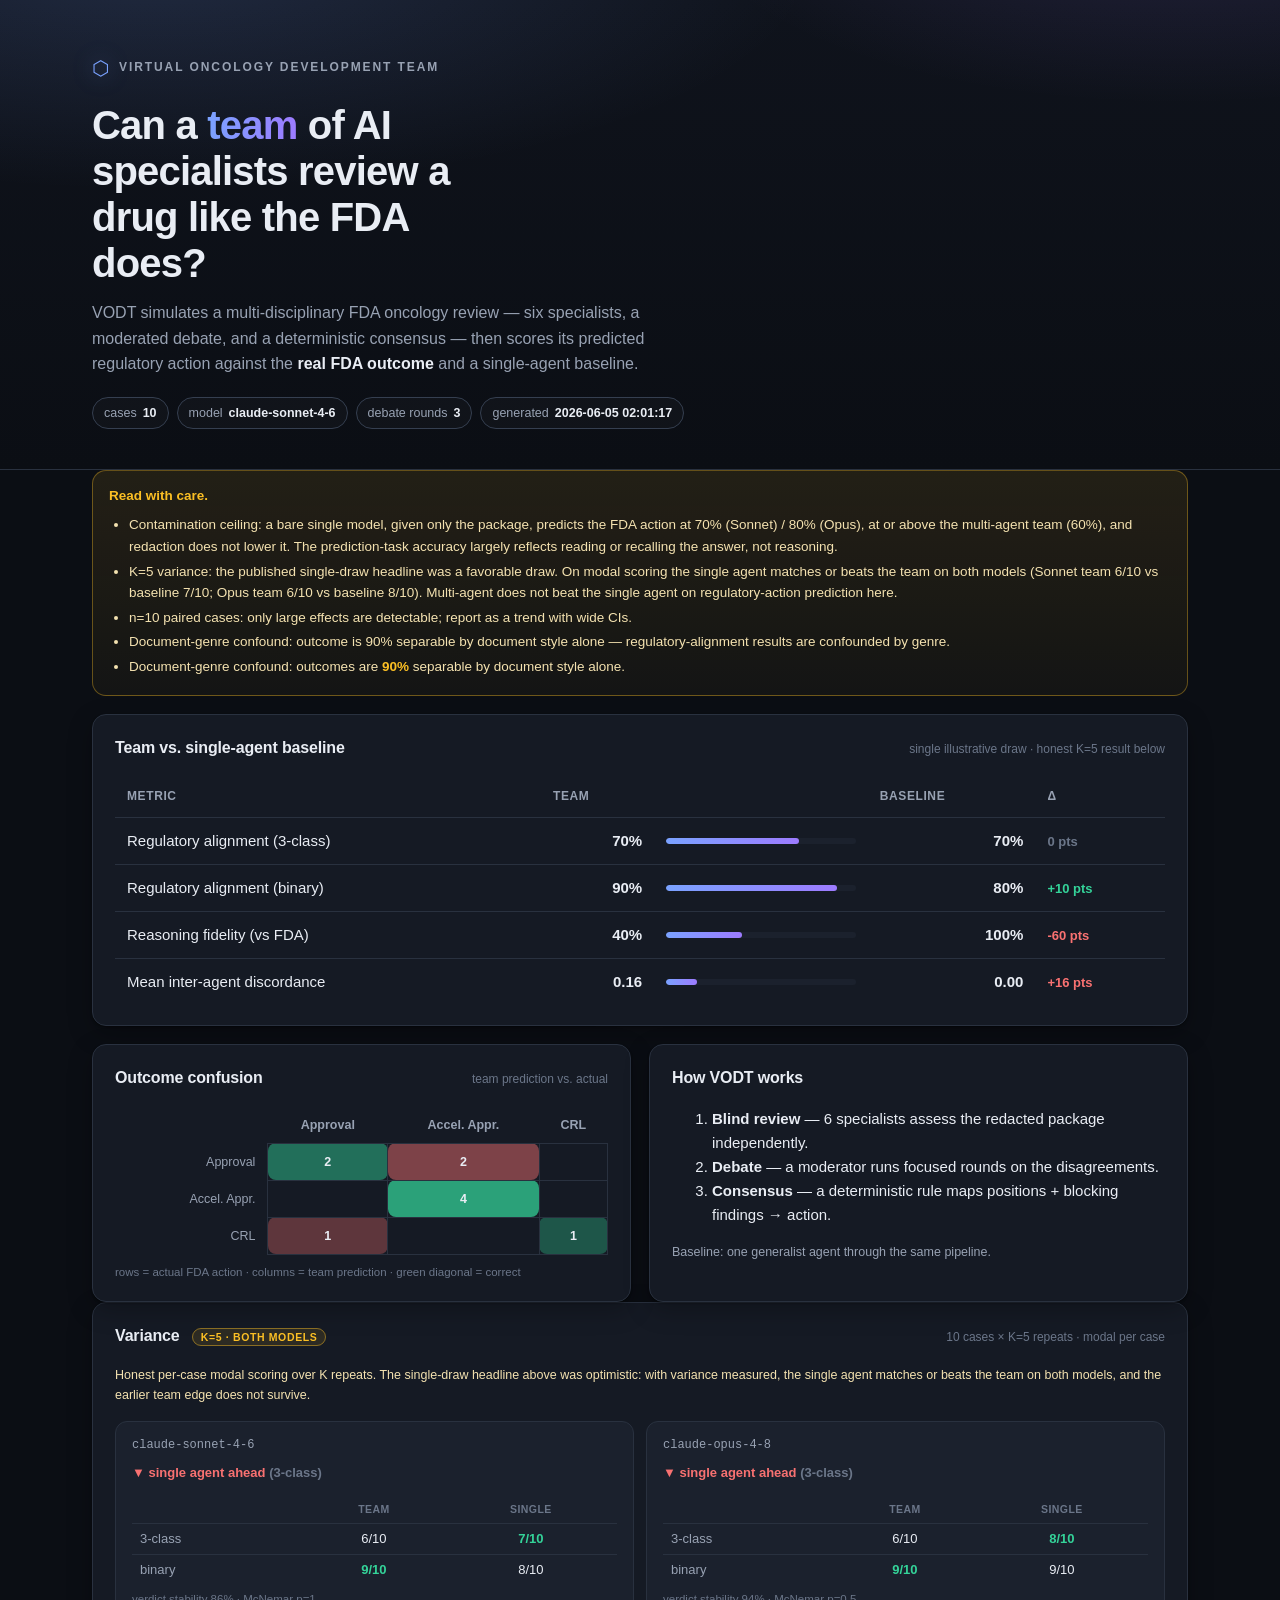
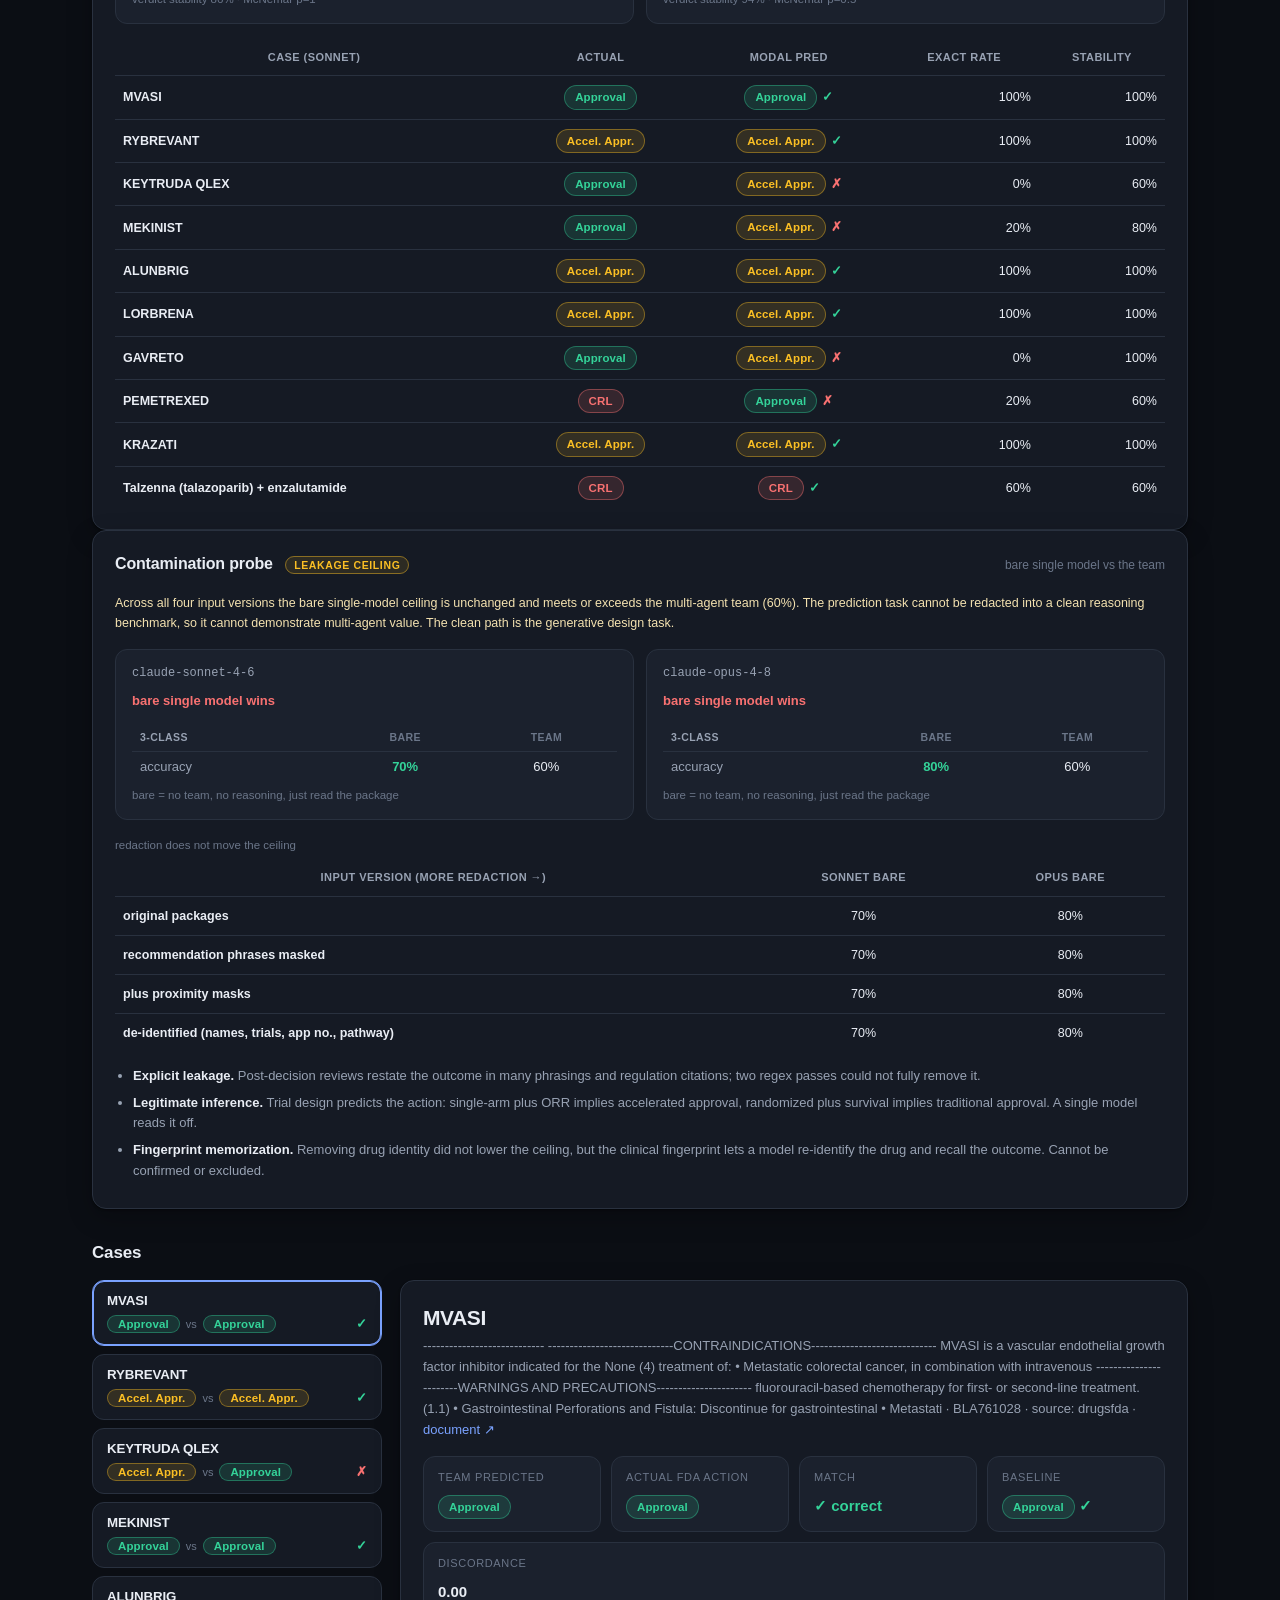
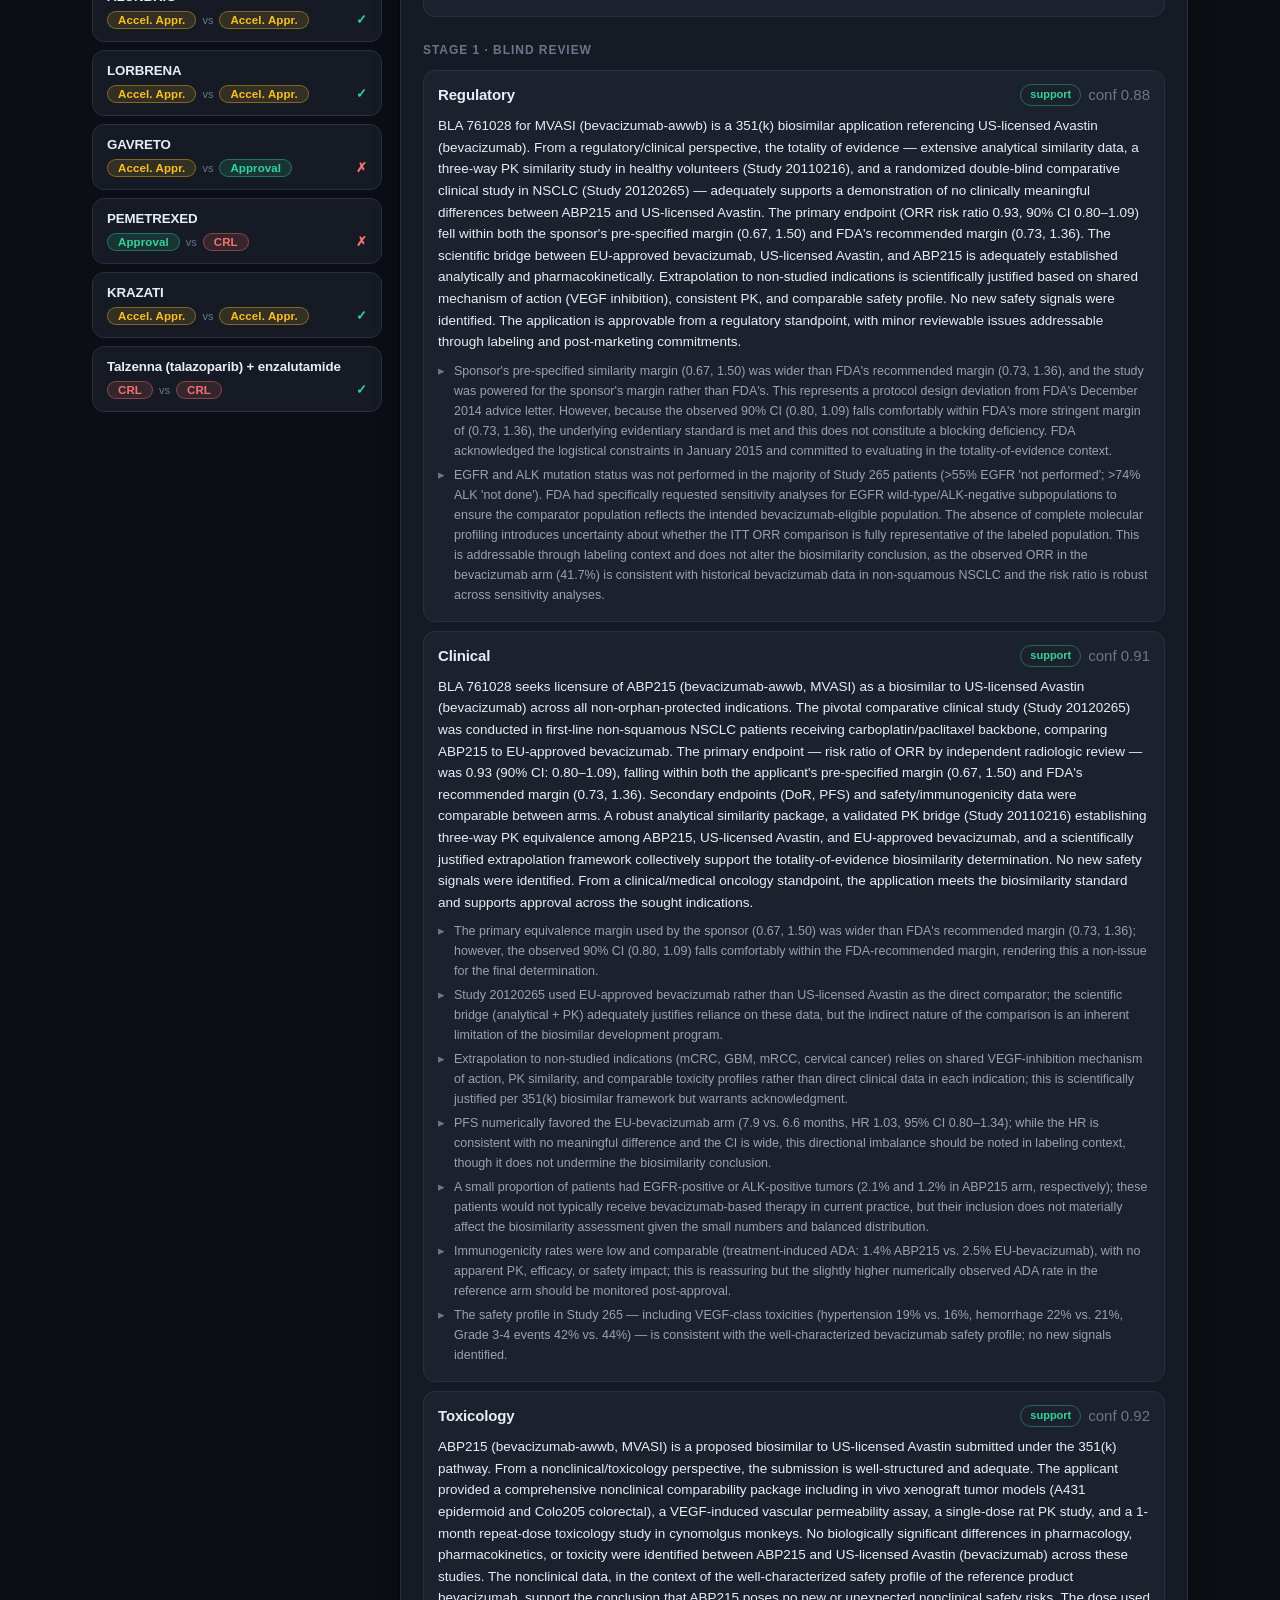
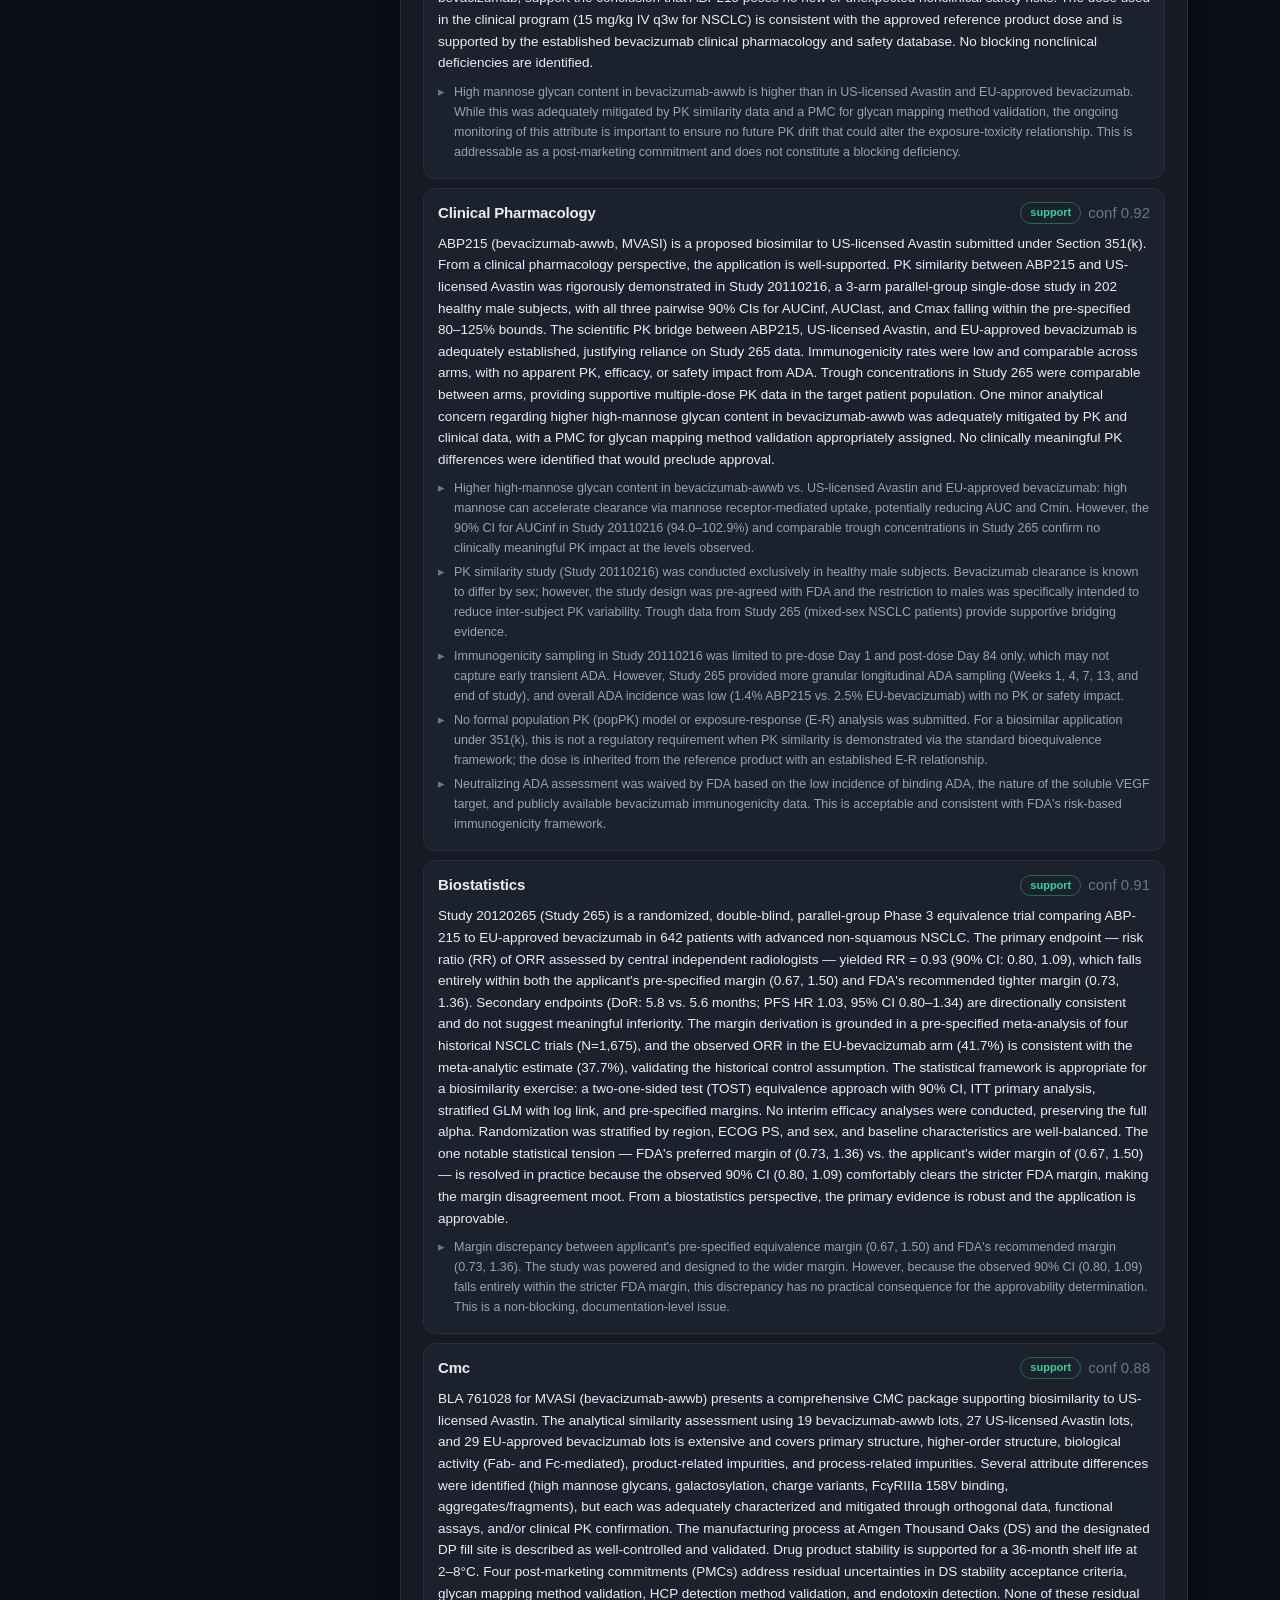
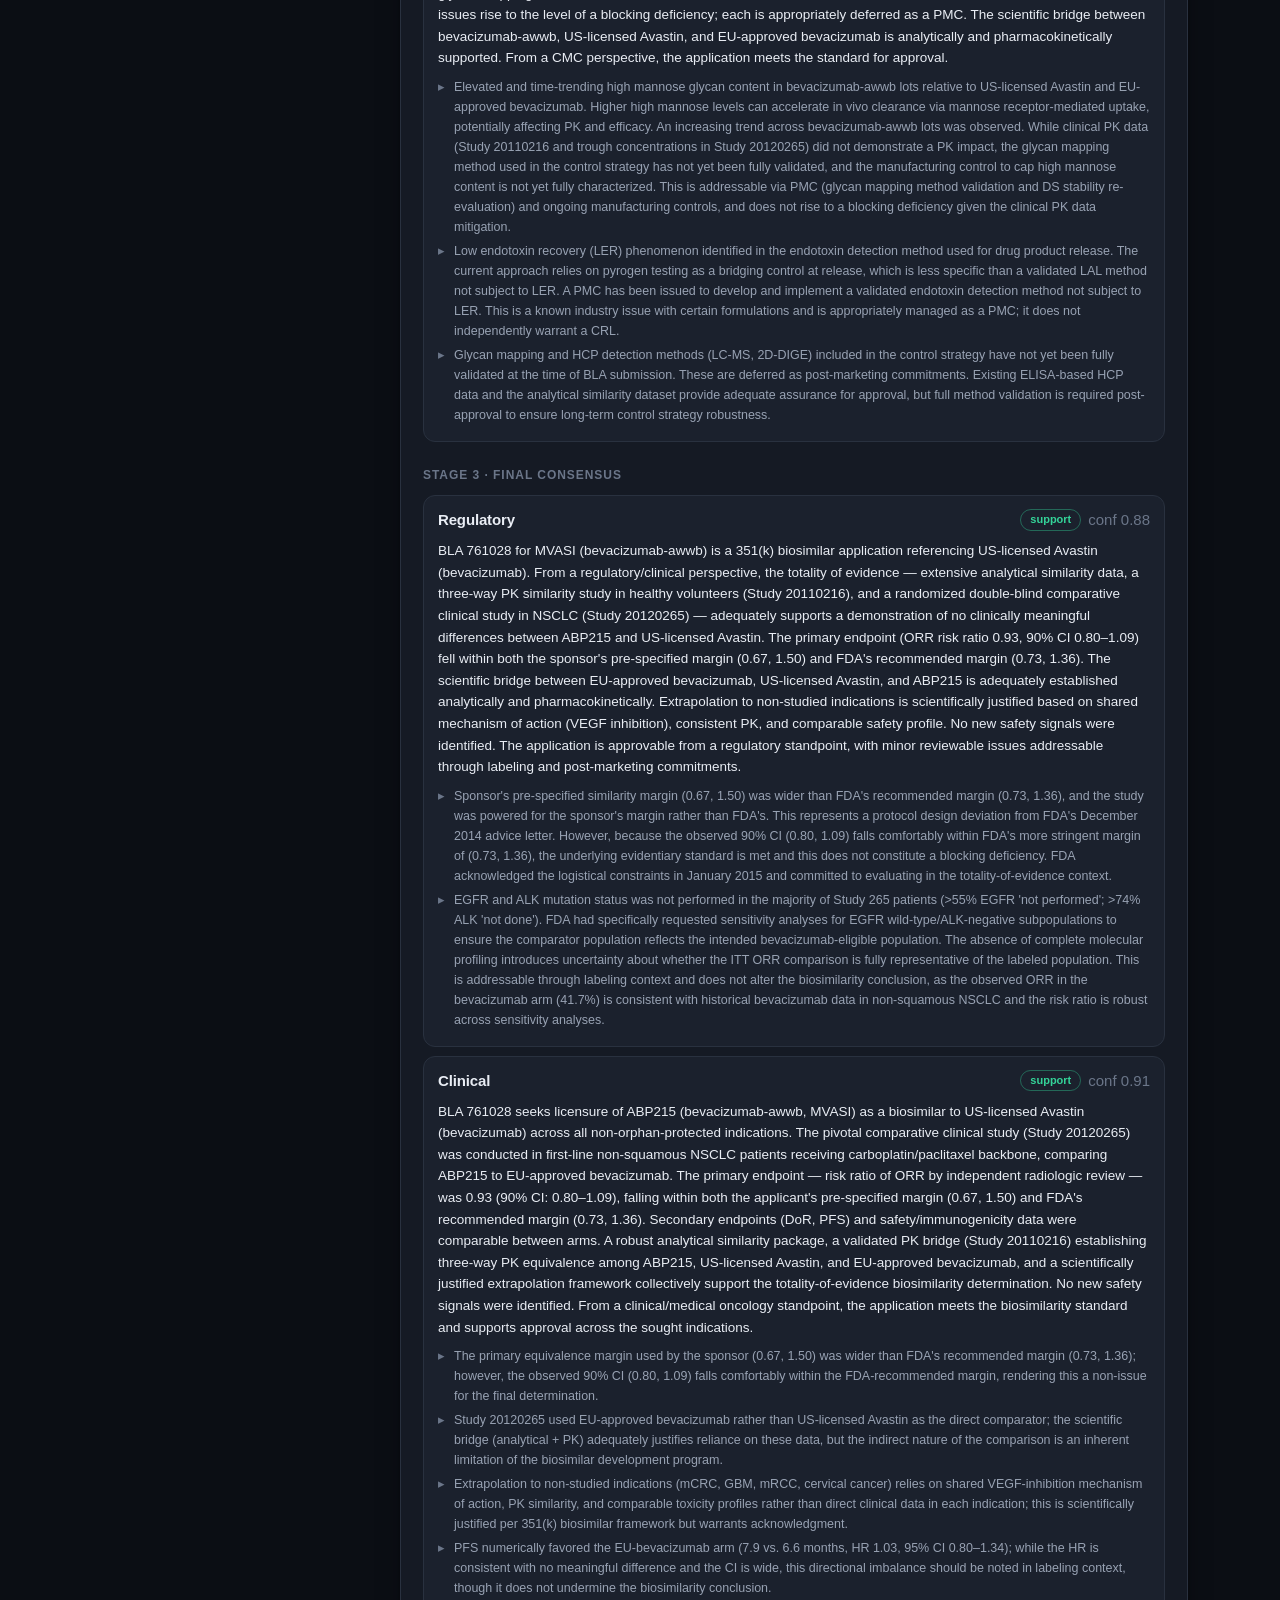
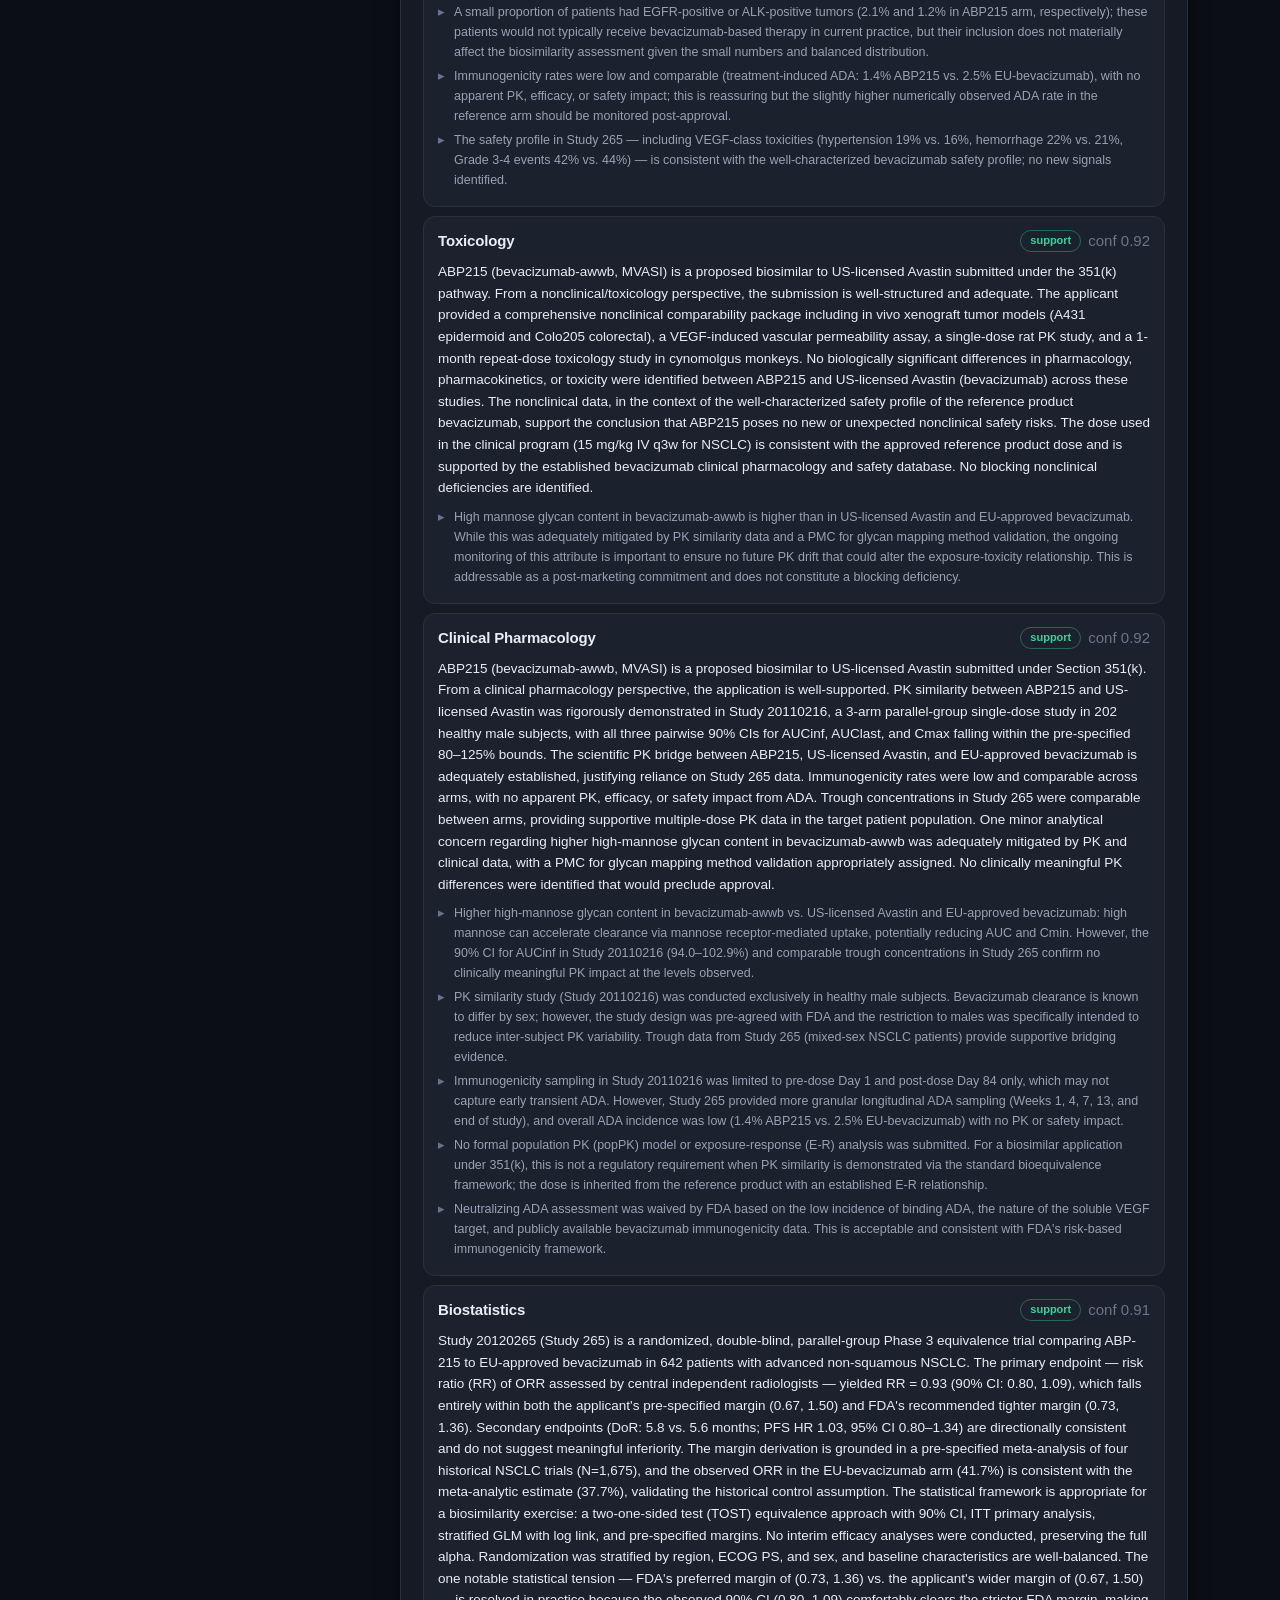
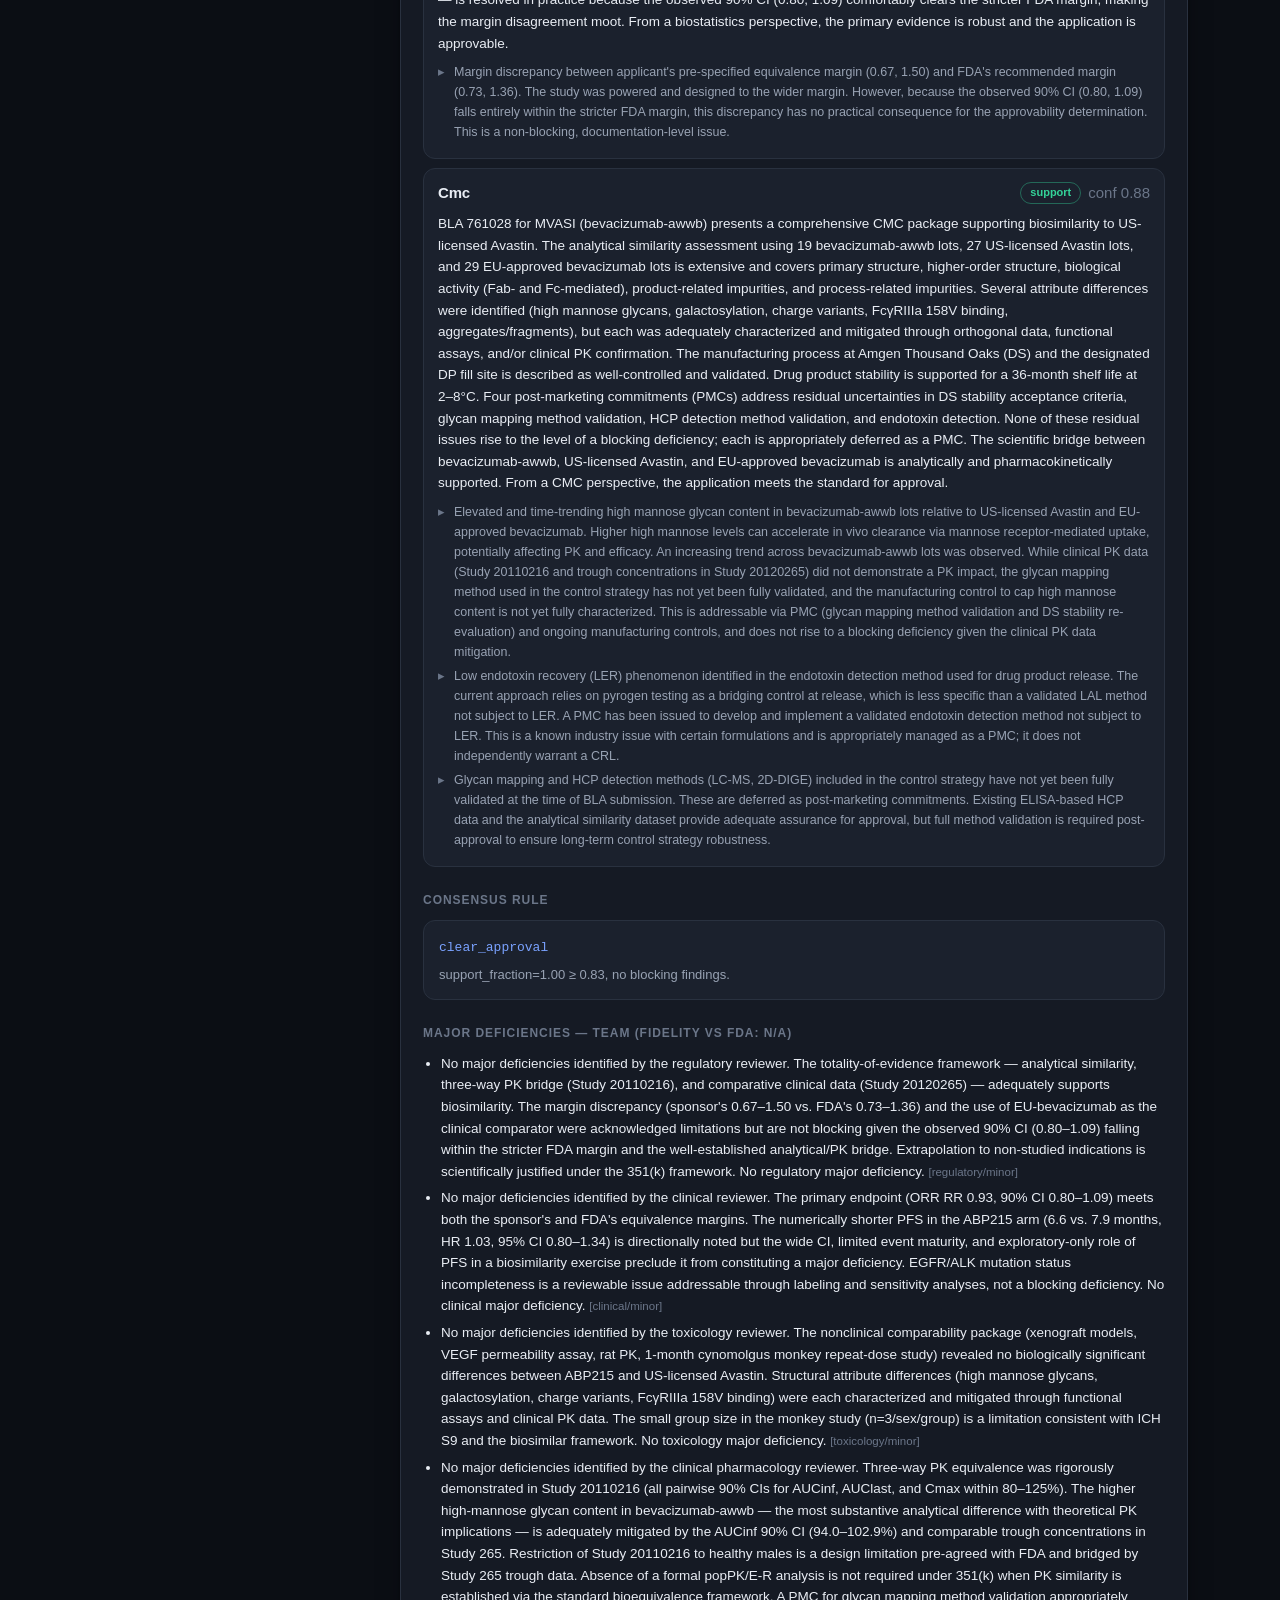
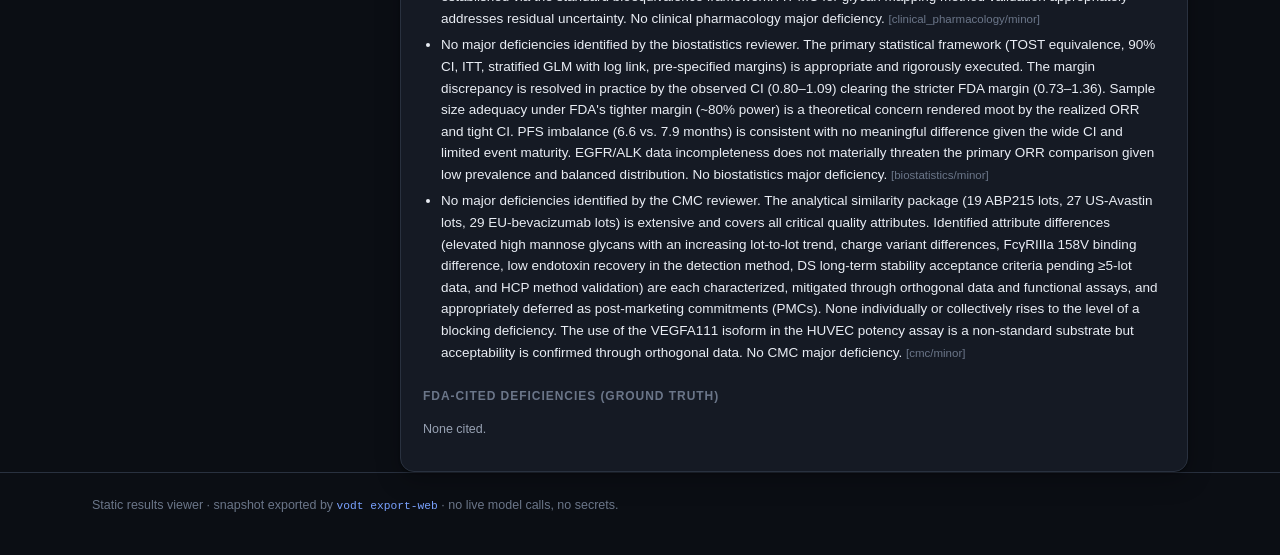
<file: index.html>
<!DOCTYPE html>
<html lang="en">
<head>
  <meta charset="utf-8" />
  <meta name="viewport" content="width=device-width, initial-scale=1" />
  <title>VODT — Virtual Oncology Development Team</title>
  <meta name="description" content="A role-based multi-agent system simulating an FDA oncology review team, scored against real FDA outcomes and a single-agent baseline." />
  <link rel="preconnect" href="https://fonts.googleapis.com" />
  <link rel="stylesheet" href="styles.css" />
</head>
<body>
  <header class="hero">
    <div class="wrap">
      <div class="brand">
        <span class="logo" aria-hidden="true">⬡</span>
        <span class="kicker">Virtual Oncology Development Team</span>
      </div>
      <h1>Can a <em>team</em> of AI specialists review a drug like the FDA does?</h1>
      <p class="tag">VODT simulates a multi-disciplinary FDA oncology review — six specialists, a moderated
        debate, and a deterministic consensus — then scores its predicted regulatory action against the
        <strong>real FDA outcome</strong> and a single-agent baseline.</p>
      <div id="run-meta" class="chips"></div>
    </div>
  </header>

  <main class="wrap">
    <div id="caveat" class="caveat" hidden></div>

    <section class="card">
      <div class="card-head">
        <h2>Team vs. single-agent baseline</h2>
        <span class="hint">single illustrative draw · honest K=5 result below</span>
      </div>
      <div id="summary-body" class="loading">Loading results…</div>
    </section>

    <section class="grid2">
      <div class="card">
        <div class="card-head"><h2>Outcome confusion</h2><span class="hint">team prediction vs. actual</span></div>
        <div id="confusion"></div>
      </div>
      <div class="card">
        <div class="card-head"><h2>How VODT works</h2></div>
        <ol class="pipeline">
          <li><b>Blind review</b> — 6 specialists assess the redacted package independently.</li>
          <li><b>Debate</b> — a moderator runs focused rounds on the disagreements.</li>
          <li><b>Consensus</b> — a deterministic rule maps positions + blocking findings → action.</li>
        </ol>
        <p class="muted small">Baseline: one generalist agent through the same pipeline.</p>
      </div>
    </section>

    <section id="axis" class="card axis-card" hidden>
      <div class="card-head">
        <h2>Variance <span class="tagx">K=5 · both models</span></h2>
        <span class="hint" id="axis-hint"></span>
      </div>
      <div id="axis-body"></div>
    </section>

    <section id="leak" class="card axis-card" hidden>
      <div class="card-head">
        <h2>Contamination probe <span class="tagx">leakage ceiling</span></h2>
        <span class="hint">bare single model vs the team</span>
      </div>
      <div id="leak-body"></div>
    </section>

    <section>
      <h2 class="section-title">Cases</h2>
      <div class="layout">
        <nav id="case-list" class="cases"></nav>
        <article id="case-detail" class="card detail">
          <p class="placeholder">Select a case to walk through the deliberation.</p>
        </article>
      </div>
    </section>
  </main>

  <footer>
    <div class="wrap">
      <span>Static results viewer · snapshot exported by <code>vodt export-web</code> · no live model calls, no secrets.</span>
    </div>
  </footer>

  <script src="app.js"></script>
</body>
</html>
</file>
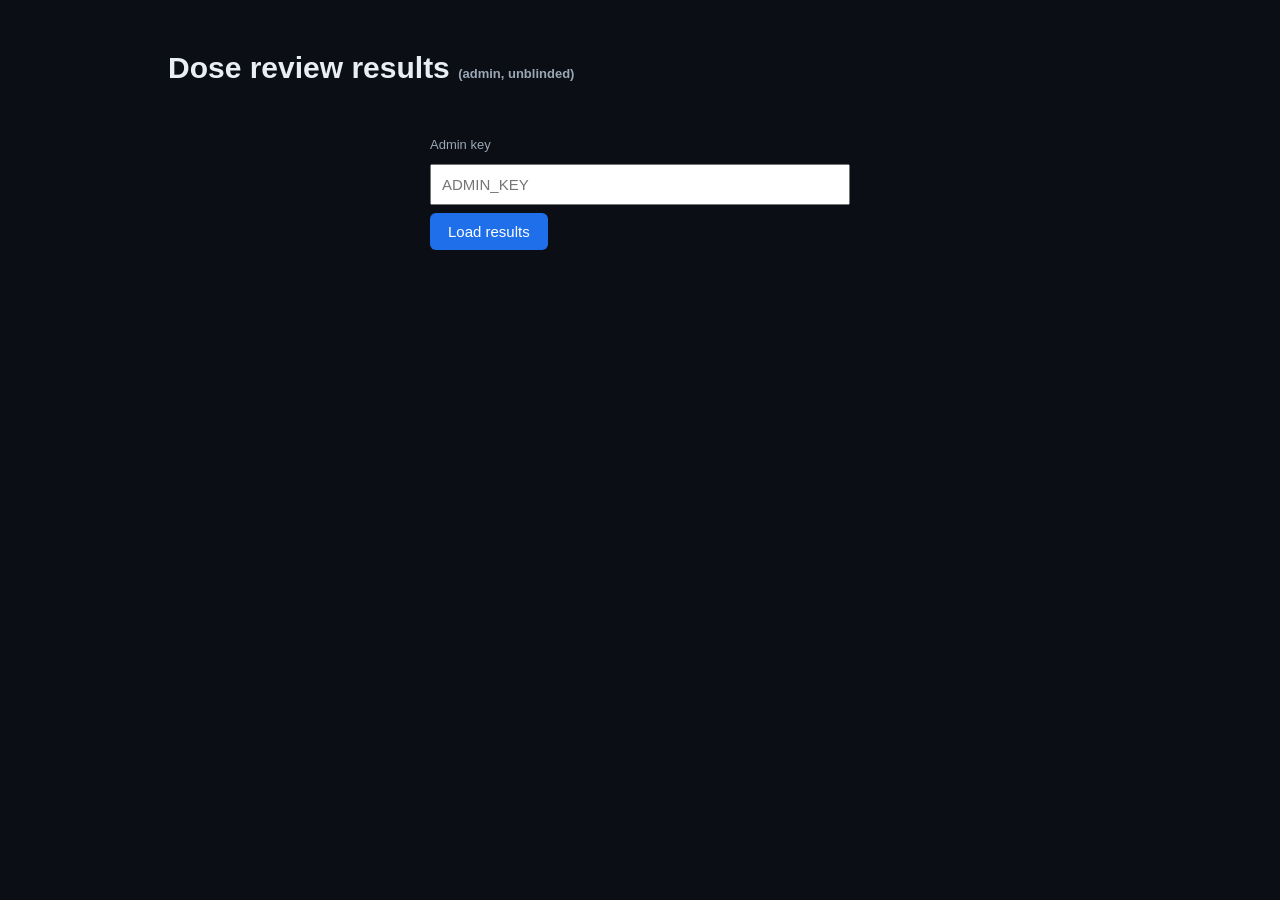
<file: results.html>
<!DOCTYPE html>
<html lang="en">
<head>
  <meta charset="utf-8" />
  <meta name="viewport" content="width=device-width, initial-scale=1" />
  <meta name="robots" content="noindex, nofollow" />
  <title>Dose review results (admin)</title>
  <link rel="stylesheet" href="styles.css" />
  <style>
    .rwrap { max-width: 980px; margin: 0 auto; padding: 24px 18px 80px; }
    .gate { margin: 40px auto; max-width: 420px; }
    .gate input { width: 100%; padding: 10px; font-size: 15px; margin: 8px 0; }
    .btn { background: #1f6feb; color: #fff; border: 0; border-radius: 6px; padding: 10px 18px; font-size: 15px; cursor: pointer; }
    table { border-collapse: collapse; width: 100%; margin: 10px 0 24px; font-size: 13px; }
    th, td { border: 1px solid #2a3340; padding: 6px 8px; text-align: left; vertical-align: top; }
    th { background: #11161d; }
    .sub { border: 1px solid #2a3340; border-radius: 10px; padding: 16px; margin: 18px 0; }
    .src-opus { color: #d2a8ff; } .src-gpt { color: #7ee787; } .src-real { color: #ffa657; }
    .err { color: #ff7b72; } .muted { color: #9aa7b4; font-size: 13px; }
    code { background: #0f141b; padding: 1px 5px; border-radius: 4px; }
  </style>
</head>
<body>
  <div class="rwrap">
    <h1>Dose review results <span class="muted">(admin, unblinded)</span></h1>
    <div id="gate" class="gate">
      <label class="muted">Admin key</label>
      <input id="key" type="password" placeholder="ADMIN_KEY" autocomplete="off" />
      <button id="load" class="btn">Load results</button>
      <div id="err" class="err"></div>
    </div>
    <div id="app" hidden>
      <h2>Source mapping (unblinded)</h2>
      <div id="mapping"></div>
      <h2>Submissions (<span id="count">0</span>)</h2>
      <div id="subs"></div>
    </div>
  </div>

  <script>
    function srcSpan(s) { return '<span class="src-' + s + '">' + s + '</span>'; }
    var MAP = {};

    function renderMapping(m) {
      var html = '<table><tr><th>Case</th><th>A</th><th>B</th><th>C</th></tr>';
      Object.keys(m).forEach(function (cid) {
        html += '<tr><td>' + cid + '</td><td>' + srcSpan(m[cid].A) + '</td><td>' + srcSpan(m[cid].B) + '</td><td>' + srcSpan(m[cid].C) + '</td></tr>';
      });
      document.getElementById("mapping").innerHTML = html + '</table>';
    }

    function renderSubs(subs) {
      document.getElementById("count").textContent = subs.length;
      var root = document.getElementById("subs");
      root.innerHTML = "";
      subs.forEach(function (rec) {
        var box = document.createElement("div"); box.className = "sub";
        var s = rec.submission || {};
        var h = '<div class="muted">' + (rec.reviewer || "anonymous") + " — " + (rec.ts || "") + "</div>";
        var cases = s.cases || {};
        Object.keys(cases).forEach(function (cid) {
          var c = cases[cid], map = MAP[cid] || {};
          h += '<h4>' + cid + " — most defensible: " + (c.most_defensible || "?") +
            " (" + srcSpan(map[c.most_defensible] || "?") + ")  ·  recognize: " + (c.recognize || "") + "</h4>";
          h += '<table><tr><th>Cand</th><th>source</th><th>defensibility</th><th>safe</th><th>over-cons?</th><th>issue</th></tr>';
          ["A", "B", "C"].forEach(function (l) {
            var cc = (c.candidates || {})[l] || {};
            h += "<tr><td>" + l + "</td><td>" + srcSpan(map[l] || "?") + "</td><td>" + (cc.defensibility || "") +
              "</td><td>" + (cc.safe || "") + "</td><td>" + (cc.optimus || "") + "</td><td>" + (cc.issue || "") + "</td></tr>";
          });
          h += "</table>";
        });
        if (s.overall_comment) h += '<p class="muted">Overall: ' + s.overall_comment + "</p>";
        box.innerHTML = h;
        root.appendChild(box);
      });
    }

    document.getElementById("load").onclick = function () {
      var key = document.getElementById("key").value;
      document.getElementById("err").textContent = "";
      fetch("/api/review?action=results&key=" + encodeURIComponent(key))
        .then(function (r) { return r.json().then(function (j) { return { ok: r.ok, j: j }; }); })
        .then(function (x) {
          if (!x.ok) { document.getElementById("err").textContent = x.j.error || "error"; return; }
          MAP = x.j.mapping || {};
          renderMapping(MAP);
          renderSubs(x.j.submissions || []);
          document.getElementById("gate").hidden = true;
          document.getElementById("app").hidden = false;
        })
        .catch(function (e) { document.getElementById("err").textContent = String(e); });
    };
  </script>
</body>
</html>
</file>
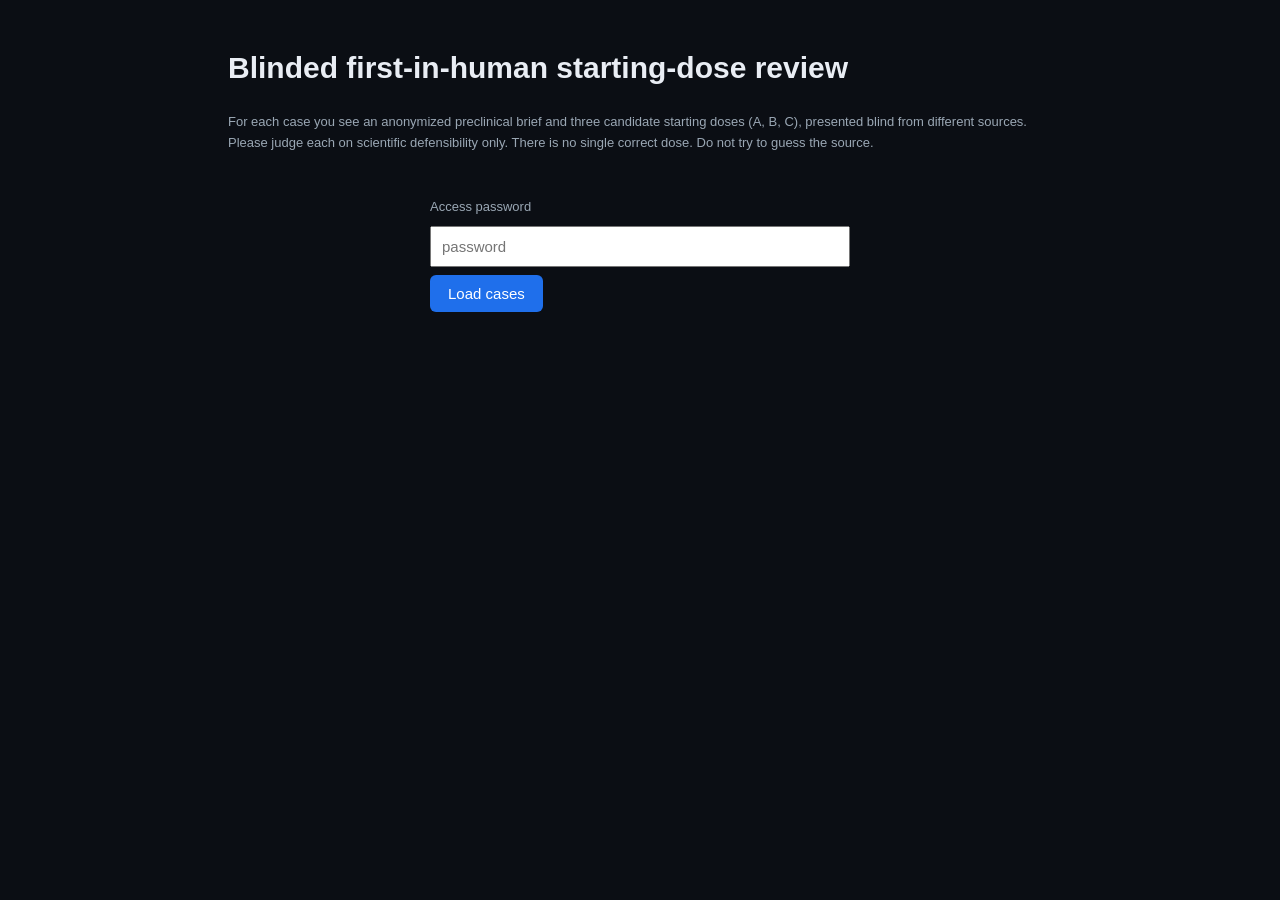
<file: review.html>
<!DOCTYPE html>
<html lang="en">
<head>
  <meta charset="utf-8" />
  <meta name="viewport" content="width=device-width, initial-scale=1" />
  <meta name="robots" content="noindex, nofollow" />
  <title>Blinded starting-dose review</title>
  <link rel="stylesheet" href="styles.css" />
  <style>
    .rwrap { max-width: 860px; margin: 0 auto; padding: 24px 18px 80px; }
    .gate { margin: 40px auto; max-width: 420px; }
    .gate input { width: 100%; padding: 10px; font-size: 15px; margin: 8px 0; }
    .btn { background: #1f6feb; color: #fff; border: 0; border-radius: 6px; padding: 10px 18px; font-size: 15px; cursor: pointer; }
    .btn:disabled { opacity: .5; cursor: default; }
    .case { border: 1px solid #2a3340; border-radius: 10px; padding: 18px; margin: 22px 0; }
    .brief { white-space: pre-wrap; font-size: 13px; line-height: 1.5; background: #0f141b; border: 1px solid #222b36; border-radius: 8px; padding: 12px; max-height: 320px; overflow: auto; }
    .cand { border: 1px solid #2a3340; border-radius: 8px; padding: 12px; margin: 12px 0; }
    .cand h4 { margin: 0 0 6px; }
    .dose { font-weight: 600; color: #7fd1ff; }
    .grid { display: grid; grid-template-columns: repeat(3, 1fr) 2fr; gap: 8px; margin-top: 10px; align-items: end; }
    .grid label { font-size: 12px; color: #9aa7b4; display: block; margin-bottom: 3px; }
    .grid select, .grid input, .casefoot input, .casefoot select { width: 100%; padding: 7px; font-size: 13px; }
    .casefoot { display: grid; grid-template-columns: 1fr 2fr; gap: 10px; margin-top: 12px; }
    .err { color: #ff7b72; margin: 8px 0; }
    .ok { color: #56d364; }
    textarea { width: 100%; min-height: 70px; padding: 8px; font-size: 14px; }
    .muted { color: #9aa7b4; font-size: 13px; }
  </style>
</head>
<body>
  <div class="rwrap">
    <h1>Blinded first-in-human starting-dose review</h1>
    <p class="muted">For each case you see an anonymized preclinical brief and three candidate starting doses
      (A, B, C), presented blind from different sources. Please judge each on scientific defensibility only.
      There is no single correct dose. Do not try to guess the source.</p>

    <div id="gate" class="gate">
      <label class="muted">Access password</label>
      <input id="pw" type="password" placeholder="password" autocomplete="off" />
      <button id="load" class="btn">Load cases</button>
      <div id="gateErr" class="err"></div>
    </div>

    <div id="app" hidden>
      <label class="muted">Your name (for our records)</label>
      <input id="reviewer" type="text" placeholder="e.g. Liang Zhao" style="width:100%;padding:9px;font-size:14px;margin:6px 0 4px;" />
      <div id="cases"></div>
      <label class="muted">Any overall comment (optional)</label>
      <textarea id="overall" placeholder="overall thoughts, the hardest call, whether length influenced you..."></textarea>
      <div style="margin-top:16px;">
        <button id="submit" class="btn">Submit review</button>
        <span id="submitMsg"></span>
      </div>
    </div>
  </div>

  <script>
    var PW = "";
    var CASES = [];
    function el(t, a, c) { var e = document.createElement(t); if (a) for (var k in a) e.setAttribute(k, a[k]); if (c != null) e.innerHTML = c; return e; }

    function sel(opts) {
      var s = '<option value=""></option>';
      for (var i = 0; i < opts.length; i++) s += '<option>' + opts[i] + '</option>';
      return s;
    }

    function renderCases() {
      var root = document.getElementById("cases");
      root.innerHTML = "";
      CASES.forEach(function (c) {
        var box = el("div", { "class": "case" });
        box.appendChild(el("h3", null, "Case " + c.n));
        box.appendChild(el("div", { "class": "brief" }, c.brief.replace(/</g, "&lt;")));
        c.candidates.forEach(function (cand) {
          var cd = el("div", { "class": "cand" });
          cd.appendChild(el("h4", null, "Candidate " + cand.label));
          cd.appendChild(el("p", null, '<span class="dose">Starting dose: ' + cand.dose + '</span>'));
          cd.appendChild(el("p", { style: "font-size:13px;line-height:1.5;" }, cand.text.replace(/</g, "&lt;")));
          var g = el("div", { "class": "grid" });
          g.innerHTML =
            '<div><label>Defensibility</label><select data-c="' + c.id + '" data-l="' + cand.label + '" data-f="defensibility">' + sel(["0 indefensible", "1 acceptable", "2 strong"]) + '</select></div>' +
            '<div><label>Safe?</label><select data-c="' + c.id + '" data-l="' + cand.label + '" data-f="safe">' + sel(["yes", "borderline", "no"]) + '</select></div>' +
            '<div><label>Over-conservative?</label><select data-c="' + c.id + '" data-l="' + cand.label + '" data-f="optimus">' + sel(["ok", "too low", "too high"]) + '</select></div>' +
            '<div><label>One-line issue</label><input data-c="' + c.id + '" data-l="' + cand.label + '" data-f="issue" type="text" /></div>';
          cd.appendChild(g);
          box.appendChild(cd);
        });
        var foot = el("div", { "class": "casefoot" });
        foot.innerHTML =
          '<div><label class="muted">Most defensible</label><select data-c="' + c.id + '" data-f="most">' + sel(["A", "B", "C"]) + '</select></div>' +
          '<div><label class="muted">Recognize the real trial? (no / yes: which)</label><input data-c="' + c.id + '" data-f="recognize" type="text" value="no" /></div>';
        box.appendChild(foot);
        root.appendChild(box);
      });
    }

    function collect() {
      var byCase = {};
      CASES.forEach(function (c) { byCase[c.id] = { id: c.id, candidates: {}, most_defensible: "", recognize: "" }; });
      document.querySelectorAll("[data-c]").forEach(function (n) {
        var cid = n.getAttribute("data-c"), f = n.getAttribute("data-f"), l = n.getAttribute("data-l");
        if (f === "most") byCase[cid].most_defensible = n.value;
        else if (f === "recognize") byCase[cid].recognize = n.value;
        else { byCase[cid].candidates[l] = byCase[cid].candidates[l] || {}; byCase[cid].candidates[l][f] = n.value; }
      });
      return { cases: byCase, overall_comment: document.getElementById("overall").value };
    }

    document.getElementById("load").onclick = function () {
      PW = document.getElementById("pw").value;
      document.getElementById("gateErr").textContent = "";
      fetch("/api/review?action=cases&password=" + encodeURIComponent(PW))
        .then(function (r) { return r.json().then(function (j) { return { ok: r.ok, j: j }; }); })
        .then(function (x) {
          if (!x.ok) { document.getElementById("gateErr").textContent = x.j.error || "error"; return; }
          CASES = x.j.cases;
          renderCases();
          document.getElementById("gate").hidden = true;
          document.getElementById("app").hidden = false;
        })
        .catch(function (e) { document.getElementById("gateErr").textContent = String(e); });
    };

    document.getElementById("submit").onclick = function () {
      var msg = document.getElementById("submitMsg");
      msg.textContent = " submitting...";
      var payload = { action: "submit", password: PW, reviewer: document.getElementById("reviewer").value, submission: collect() };
      fetch("/api/review", { method: "POST", headers: { "Content-Type": "application/json" }, body: JSON.stringify(payload) })
        .then(function (r) { return r.json().then(function (j) { return { ok: r.ok, j: j }; }); })
        .then(function (x) {
          if (x.ok && x.j.ok) { msg.innerHTML = ' <span class="ok">Submitted. Thank you.</span>'; document.getElementById("submit").disabled = true; }
          else { msg.innerHTML = ' <span class="err">' + (x.j.error || "error") + '</span>'; }
        })
        .catch(function (e) { msg.innerHTML = ' <span class="err">' + String(e) + '</span>'; });
    };
  </script>
</body>
</html>
</file>
<file: styles.css>
:root {
  --bg: #0b0e14;
  --bg2: #0f131c;
  --panel: #151a24;
  --panel2: #1b212d;
  --line: #29313f;
  --line2: #353f50;
  --text: #e9edf4;
  --muted: #98a2b3;
  --faint: #6b7689;
  --accent: #7aa2ff;
  --accent2: #9d7bff;
  --green: #34d399;
  --amber: #fbbf24;
  --red: #f87171;
  --radius: 14px;
  --shadow: 0 1px 2px rgba(0,0,0,.4), 0 8px 24px rgba(0,0,0,.25);
}
* { box-sizing: border-box; }
html { scroll-behavior: smooth; }
body {
  margin: 0; background: var(--bg); color: var(--text);
  font: 15px/1.6 -apple-system, BlinkMacSystemFont, "Segoe UI", Inter, Roboto, Helvetica, Arial, sans-serif;
  -webkit-font-smoothing: antialiased;
}
.wrap { max-width: 1140px; margin: 0 auto; padding: 0 22px; }
a { color: var(--accent); text-decoration: none; }
a:hover { text-decoration: underline; }
code { font-family: ui-monospace, SFMono-Regular, Menlo, monospace; font-size: .9em; color: var(--accent); }
.muted { color: var(--muted); } .small { font-size: 12.5px; } .faint { color: var(--faint); }

/* hero */
.hero {
  padding: 52px 0 40px;
  background:
    radial-gradient(1100px 380px at 12% -8%, rgba(122,162,255,.16), transparent 60%),
    radial-gradient(900px 360px at 92% -20%, rgba(157,123,255,.14), transparent 55%),
    linear-gradient(180deg, var(--bg2), var(--bg));
  border-bottom: 1px solid var(--line);
}
.brand { display: flex; align-items: center; gap: 10px; margin-bottom: 18px; }
.brand .logo { color: var(--accent); font-size: 20px; filter: drop-shadow(0 0 10px rgba(122,162,255,.5)); }
.kicker { text-transform: uppercase; letter-spacing: .16em; font-size: 12px; font-weight: 600; color: var(--muted); }
.hero h1 { margin: 0 0 14px; font-size: clamp(26px, 4vw, 40px); line-height: 1.15; letter-spacing: -.02em; max-width: 18ch; }
.hero h1 em { font-style: normal; background: linear-gradient(90deg, var(--accent), var(--accent2)); -webkit-background-clip: text; background-clip: text; color: transparent; }
.hero .tag { color: var(--muted); max-width: 70ch; font-size: 16px; margin: 0 0 20px; }
.hero .tag strong { color: var(--text); font-weight: 600; }

/* chips */
.chips { display: flex; flex-wrap: wrap; gap: 8px; }
.chip { display: inline-flex; align-items: center; gap: 6px; padding: 5px 11px; border: 1px solid var(--line2);
  border-radius: 999px; font-size: 12.5px; color: var(--muted); background: rgba(255,255,255,.02); }
.chip b { color: var(--text); font-weight: 600; }

main { padding: 28px 0 72px; }

/* cards */
.card { background: var(--panel); border: 1px solid var(--line); border-radius: var(--radius);
  padding: 20px 22px; box-shadow: var(--shadow); }
.card-head { display: flex; align-items: baseline; justify-content: space-between; gap: 12px; margin-bottom: 16px; }
.card-head h2, .section-title { margin: 0; font-size: 16px; letter-spacing: -.01em; }
.section-title { margin: 30px 0 14px; font-size: 17px; }
.hint { color: var(--faint); font-size: 12px; }
.grid2 { display: grid; grid-template-columns: 1fr 1fr; gap: 18px; margin-top: 18px; }
@media (max-width: 820px) { .grid2 { grid-template-columns: 1fr; } }
.loading { color: var(--muted); padding: 8px 0; }

/* caveat banner */
.caveat { border: 1px solid rgba(251,191,36,.35); background: linear-gradient(180deg, rgba(251,191,36,.10), rgba(251,191,36,.04));
  border-radius: var(--radius); padding: 14px 16px; margin-bottom: 18px; font-size: 13.5px; color: #f4e2b0; }
.caveat b { color: var(--amber); }
.caveat ul { margin: 8px 0 0; padding-left: 20px; } .caveat li { margin: 3px 0; }

/* comparison table */
table.cmp { width: 100%; border-collapse: collapse; }
table.cmp th, table.cmp td { padding: 11px 12px; border-bottom: 1px solid var(--line); text-align: left; }
table.cmp thead th { color: var(--muted); font-weight: 600; font-size: 12px; text-transform: uppercase; letter-spacing: .05em; }
table.cmp tbody tr:last-child td { border-bottom: none; }
table.cmp td.metric { color: var(--text); }
table.cmp td.num { text-align: right; font-variant-numeric: tabular-nums; font-weight: 600; }
.bar { position: relative; height: 6px; border-radius: 4px; background: var(--panel2); overflow: hidden; min-width: 90px; }
.bar > span { position: absolute; inset: 0 auto 0 0; border-radius: 4px; }
.bar.team > span { background: linear-gradient(90deg, var(--accent), var(--accent2)); }
.bar.base > span { background: var(--line2); }
.delta { font-variant-numeric: tabular-nums; font-weight: 600; font-size: 13px; }
.delta.pos { color: var(--green); } .delta.neg { color: var(--red); } .delta.zero { color: var(--faint); }

/* confusion matrix */
.cm { border-collapse: collapse; width: 100%; font-variant-numeric: tabular-nums; }
.cm th, .cm td { padding: 8px 6px; text-align: center; font-size: 12.5px; }
.cm th { color: var(--muted); font-weight: 600; }
.cm td.rowlbl, .cm th.rowlbl { text-align: right; color: var(--muted); white-space: nowrap; padding-right: 12px; }
.cm td.cell { border-radius: 8px; font-weight: 700; color: var(--text); border: 1px solid var(--line); }
.cm caption { caption-side: bottom; color: var(--faint); font-size: 11.5px; padding-top: 8px; text-align: left; }

/* case list */
.layout { display: grid; grid-template-columns: 290px 1fr; gap: 18px; align-items: start; }
@media (max-width: 860px) { .layout { grid-template-columns: 1fr; } }
.cases { display: flex; flex-direction: column; gap: 8px; }
.case-item { display: block; width: 100%; text-align: left; background: var(--panel); border: 1px solid var(--line);
  border-radius: 12px; padding: 12px 14px; cursor: pointer; color: var(--text); transition: border-color .15s, transform .05s; }
.case-item:hover { border-color: var(--line2); }
.case-item.active { border-color: var(--accent); box-shadow: 0 0 0 1px var(--accent) inset; }
.case-item .drug { font-weight: 600; letter-spacing: -.01em; }
.case-item .row { display: flex; align-items: center; gap: 6px; margin-top: 7px; flex-wrap: wrap; }
.case-item .mini { font-size: 11px; color: var(--faint); }
.case-item .res { margin-left: auto; font-weight: 700; font-size: 13px; }
.res.ok { color: var(--green); } .res.bad { color: var(--red); }

/* badges */
.badge { display: inline-block; padding: 2px 10px; border-radius: 999px; font-size: 11.5px; font-weight: 700; letter-spacing: .01em; white-space: nowrap; }
.badge.Approval { background: rgba(52,211,153,.14); color: var(--green); border: 1px solid rgba(52,211,153,.4); }
.badge.AcceleratedApproval { background: rgba(251,191,36,.13); color: var(--amber); border: 1px solid rgba(251,191,36,.4); }
.badge.CRL { background: rgba(248,113,113,.14); color: var(--red); border: 1px solid rgba(248,113,113,.42); }
.pos-badge { font-size: 11px; padding: 1px 9px; border-radius: 999px; border: 1px solid var(--line2); color: var(--muted); font-weight: 600; }
.pos-badge.support { color: var(--green); border-color: rgba(52,211,153,.4); }
.pos-badge.oppose { color: var(--red); border-color: rgba(248,113,113,.42); }
.pos-badge.conditional { color: var(--amber); border-color: rgba(251,191,36,.4); }
.pos-badge.abstain { color: var(--faint); }
.blk { font-size: 10.5px; font-weight: 700; padding: 1px 7px; border-radius: 999px; background: rgba(248,113,113,.16);
  color: var(--red); border: 1px solid rgba(248,113,113,.45); }

/* detail */
.detail .placeholder { color: var(--muted); }
.detail h2 { margin: 0 0 2px; font-size: 21px; letter-spacing: -.02em; }
.detail .sub { color: var(--muted); font-size: 13px; margin: 0 0 16px; }
.detail h3 { margin: 24px 0 10px; font-size: 12px; color: var(--faint); text-transform: uppercase; letter-spacing: .08em; }
.verdict { display: flex; flex-wrap: wrap; gap: 10px; }
.vbox { flex: 1 1 150px; background: var(--panel2); border: 1px solid var(--line); border-radius: 12px; padding: 12px 14px; }
.vbox .lbl { font-size: 11px; color: var(--faint); text-transform: uppercase; letter-spacing: .06em; display: block; margin-bottom: 7px; }
.vbox .big { font-weight: 700; font-size: 15px; }
.match-ok { color: var(--green); } .match-bad { color: var(--red); }

.agent { background: var(--panel2); border: 1px solid var(--line); border-radius: 12px; padding: 12px 14px; margin: 9px 0; }
.agent .head { display: flex; gap: 8px; align-items: center; justify-content: space-between; flex-wrap: wrap; }
.agent .dom { font-weight: 700; text-transform: capitalize; letter-spacing: -.01em; }
.agent .head .right { display: flex; align-items: center; gap: 7px; }
.agent .body { color: var(--text); margin-top: 8px; font-size: 13.5px; }
.agent .defs { margin: 8px 0 0; padding-left: 0; list-style: none; }
.agent .defs li { font-size: 12.5px; color: var(--muted); margin: 4px 0; padding-left: 16px; position: relative; }
.agent .defs li::before { content: "▸"; position: absolute; left: 0; color: var(--faint); }
.agent .defs li.blocking { color: #f3c7c7; } .agent .defs li.blocking::before { content: "■"; color: var(--red); }

.round { border-left: 2px solid var(--accent); padding: 2px 0 2px 14px; margin: 10px 0; }
.round .topic { font-weight: 600; font-size: 13.5px; }
.round .summary { color: var(--muted); font-size: 13px; margin-top: 4px; }

ul.deflist { margin: 6px 0; padding-left: 18px; } ul.deflist li { margin: 5px 0; font-size: 13.5px; }
ul.deflist .src { color: var(--faint); font-size: 11.5px; }
.aggbox { background: var(--panel2); border: 1px solid var(--line); border-radius: 12px; padding: 13px 15px; }
.aggbox .pat { font-family: ui-monospace, monospace; color: var(--accent); font-size: 13px; }
.aggbox .summary { color: var(--muted); font-size: 13px; margin-top: 6px; }

/* model axis (exploratory) */
.tagx { font-size: 10.5px; font-weight: 700; text-transform: uppercase; letter-spacing: .06em;
  color: var(--amber); border: 1px solid rgba(251,191,36,.45); background: rgba(251,191,36,.1);
  padding: 2px 8px; border-radius: 999px; margin-left: 8px; vertical-align: middle; }
.axis-card .axis-note { color: #f4e2b0; font-size: 12.5px; margin: 0 0 16px; }
.axis2x2 { display: grid; grid-template-columns: repeat(2, 1fr); gap: 12px; margin-bottom: 16px; }
@media (max-width: 620px) { .axis2x2 { grid-template-columns: 1fr; } }
.axis-cell { background: var(--panel2); border: 1px solid var(--line); border-radius: 12px; padding: 14px 16px; }
.axis-cell .m { font-family: ui-monospace, monospace; font-size: 12px; color: var(--muted); }
.axis-cell .vr { font-weight: 700; font-size: 13px; margin: 8px 0 12px; }
.axis-cell .vr.up { color: var(--green); } .axis-cell .vr.down { color: var(--red); }
.axis-cell .scores { display: flex; gap: 22px; }
.axis-cell .sc .k { font-size: 10.5px; color: var(--faint); text-transform: uppercase; letter-spacing: .05em; display: block; margin-bottom: 2px; }
.axis-cell .sc .v { font-weight: 700; font-size: 21px; font-variant-numeric: tabular-nums; color: var(--muted); }
.axis-cell .sc .v.win { color: var(--green); }
.axis-scroll { overflow-x: auto; }
table.axis { width: 100%; border-collapse: collapse; font-size: 12.5px; }
table.axis th, table.axis td { padding: 9px 8px; border-bottom: 1px solid var(--line); text-align: center; white-space: nowrap; }
table.axis th { color: var(--muted); font-weight: 600; font-size: 11px; text-transform: uppercase; letter-spacing: .04em; }
table.axis td.drug { text-align: left; color: var(--text); font-weight: 600; }
table.axis tbody tr:last-child td { border-bottom: none; }
table.axis .mk { font-weight: 700; margin-left: 5px; }
table.axis .mk.ok { color: var(--green); } table.axis .mk.no { color: var(--red); }
.axis-mech { margin-top: 14px; color: var(--muted); font-size: 12.5px; border-left: 2px solid var(--line2); padding-left: 12px; }
table.vtab { width: 100%; border-collapse: collapse; margin: 8px 0 4px; font-variant-numeric: tabular-nums; }
table.vtab th, table.vtab td { padding: 5px 8px; text-align: center; font-size: 13px; border-bottom: 1px solid var(--line); }
table.vtab th { color: var(--faint); font-weight: 600; font-size: 10.5px; text-transform: uppercase; letter-spacing: .04em; }
table.vtab td:first-child, table.vtab th:first-child { text-align: left; color: var(--muted); }
table.vtab tr:last-child td { border-bottom: none; }
table.vtab td.win { color: var(--green); font-weight: 700; }
.vmeta { font-size: 11.5px; color: var(--faint); margin-top: 4px; }
table.axis.vcase td.num { text-align: right; }
.leak-cap { caption-side: top; text-align: left; color: var(--faint); font-size: 11.5px; padding: 0 0 6px; }
ul.leak-layers { margin: 14px 0 0; padding-left: 18px; }
ul.leak-layers li { margin: 6px 0; font-size: 13px; color: var(--muted); }
ul.leak-layers li b { color: var(--text); }

footer { border-top: 1px solid var(--line); padding: 22px 0 40px; color: var(--faint); font-size: 12.5px; }
.bad { color: var(--red); }
</file>
